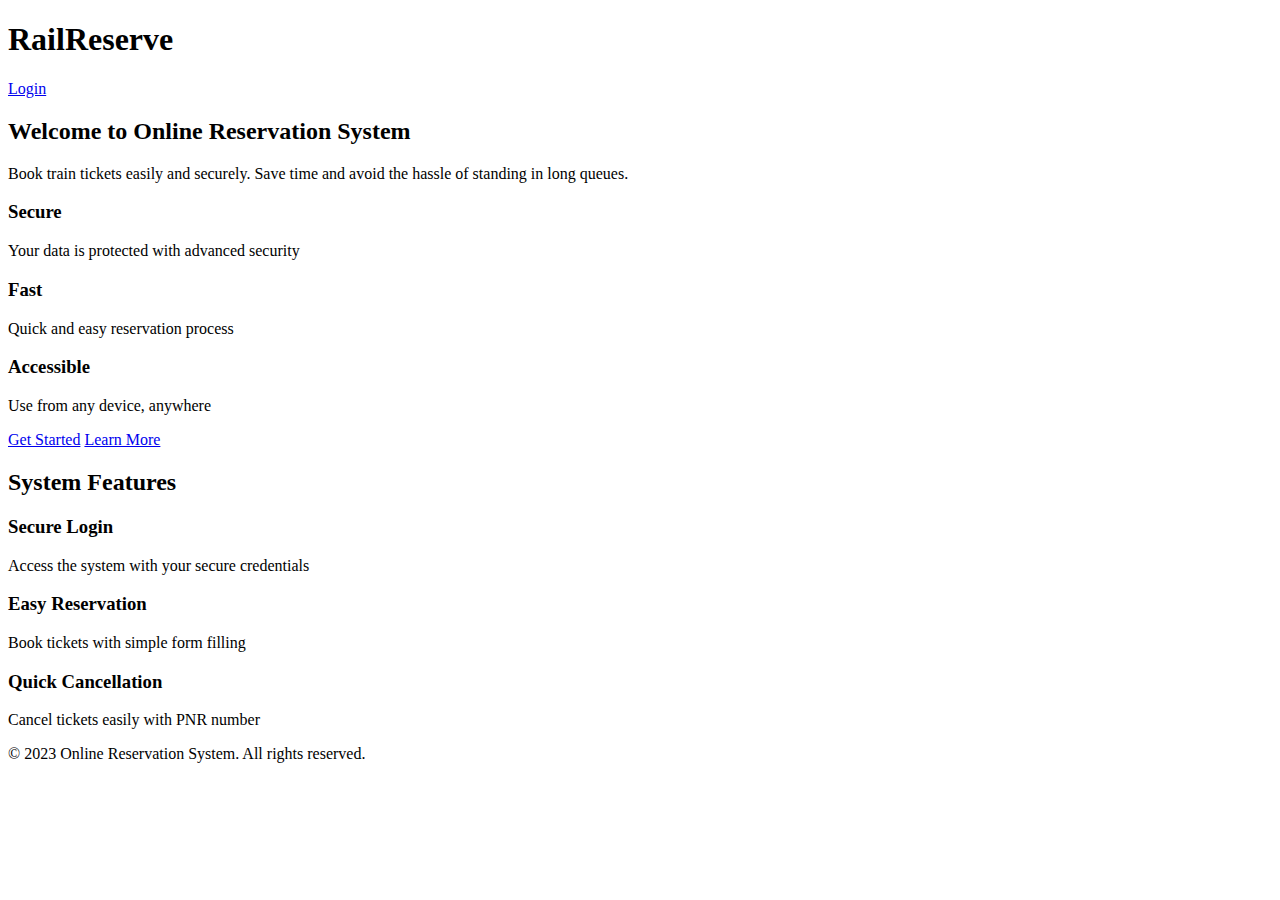
<file: user-booking/src/main/resources/templates/index.html>
<!DOCTYPE html>
<html lang="en" xmlns:th="http://www.thymeleaf.org">
<head>
    <meta charset="UTF-8">
    <meta name="viewport" content="width=device-width, initial-scale=1.0">
    <title>Online Reservation System</title>
    <link rel="stylesheet" th:href="@{/css/style.css}">
    <link rel="stylesheet" th:href="@{https://cdnjs.cloudflare.com/ajax/libs/font-awesome/6.4.0/css/all.min.css}">
</head>
<body>
<div class="container">
    <header>
        <div class="logo">
            <i class="fas fa-train"></i>
            <h1>RailReserve</h1>
        </div>
        <nav>
            <a href="login" class="btn btn-primary" th:if="*">Login</a>
        </nav>
    </header>

    <main class="hero">
        <div class="hero-content">
            <h2>Welcome to Online Reservation System</h2>
            <p>Book train tickets easily and securely. Save time and avoid the hassle of standing in long queues.</p>
            <div class="hero-features">
                <div class="feature">
                    <i class="fas fa-shield-alt"></i>
                    <h3>Secure</h3>
                    <p>Your data is protected with advanced security</p>
                </div>
                <div class="feature">
                    <i class="fas fa-bolt"></i>
                    <h3>Fast</h3>
                    <p>Quick and easy reservation process</p>
                </div>
                <div class="feature">
                    <i class="fas fa-mobile-alt"></i>
                    <h3>Accessible</h3>
                    <p>Use from any device, anywhere</p>
                </div>
            </div>
            <div class="cta-buttons">
                <a href="login" class="btn btn-large">Get Started</a>
                <a href="#features" class="btn btn-secondary">Learn More</a>
            </div>
        </div>
    </main>

    <section id="features" class="features-section">
        <h2>System Features</h2>
        <div class="features-grid">
           <a th:href="@{login}" style="text-decoration: none;color: inherit;" > <div class="feature-card">
               <i class="fas fa-sign-in-alt"></i>
               <h3>Secure Login</h3>
               <p>Access the system with your secure credentials</p>
           </div></a>
           <a th:href="@{reservation}" style="text-decoration: none;color: inherit;" > <div class="feature-card">
               <i class="fas fa-ticket-alt"></i>
               <h3>Easy Reservation</h3>
               <p>Book tickets with simple form filling</p>
           </div></a>
            <a th:href="@{cancellation}" style="text-decoration: none;color: inherit;" > <div  class="feature-card">
                <i class="fas fa-times-circle"></i>
                <h3>Quick Cancellation</h3>
                <p>Cancel tickets easily with PNR number</p>
            </div></a>
        </div>
    </section>

    <footer>
        <p>&copy; 2023 Online Reservation System. All rights reserved.</p>
    </footer>
</div>
</body>
</html>
</file>
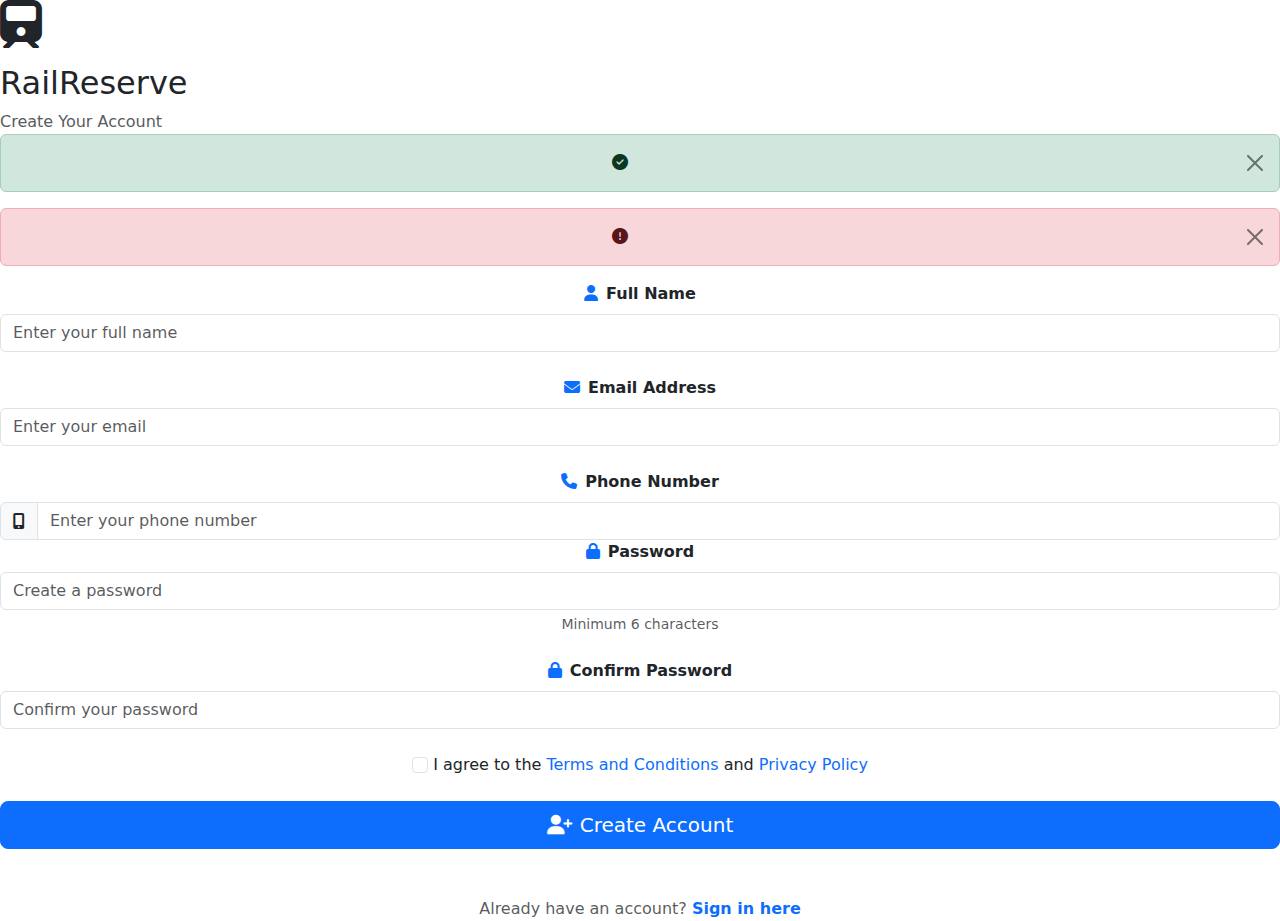
<file: user-booking/src/main/resources/templates/userregistration.html>
<!DOCTYPE html>
<html lang="en" xmlns:th="http://www.thymeleaf.org">
<head>
    <meta charset="UTF-8">
    <meta name="viewport" content="width=device-width, initial-scale=1.0">
    <title>Register - RailReserve</title>
    <link href="https://cdn.jsdelivr.net/npm/bootstrap@5.1.3/dist/css/bootstrap.min.css" rel="stylesheet">
    <link rel="stylesheet" href="https://cdnjs.cloudflare.com/ajax/libs/font-awesome/6.4.0/css/all.min.css">
    <link rel="stylesheet" th:href="@{/css/style.css}">
</head>
<body>
<div class="auth-container">
    <div class="auth-card">
        <div class="auth-header">
            <div style="position: relative; z-index: 1;">
                <i class="fas fa-train fa-3x mb-3"></i>
                <h1 class="h2">RailReserve</h1>
                <p class="mb-0 opacity-75">Create Your Account</p>
            </div>
        </div>

        <div class="auth-body text-center">
<!--             Success Message -->
            <div  th:if="${done} != null" class="alert alert-success alert-dismissible fade show" role="alert">
                <i class="fas fa-check-circle me-2"></i>
                <span th:text="${done}"></span>
                <button type="button" class="btn-close" data-bs-dismiss="alert"></button>
            </div>

            <!-- Error Message -->
            <div th:if="${issue} != null" class="alert alert-danger alert-dismissible fade show" role="alert">
                <i class="fas fa-exclamation-circle me-2"></i>
                <span th:text="${issue}"></span>
                <button type="button" class="btn-close" data-bs-dismiss="alert"></button>
            </div>

            <form  th:action="@{register}"  th:object="${userDetails}" method="post" id="registrationForm">
                <!-- Full Name -->
                <div class="mb-4">
                    <label for="fullName" class="form-label fw-semibold">
                        <i class="fas fa-user me-2 text-primary"></i>Full Name
                    </label>
                    <input type="text" th:field="*{fullName}" name="fullName" class="form-control" id="fullName"
                           placeholder="Enter your full name" required>
                    <div class="text-danger mt-1">
<!--                        <small th:errors="*{fullName}"></small>-->
                    </div>
                </div>


                <!-- Email -->
                <div class="mb-4">
                    <label for="email" class="form-label fw-semibold">
                        <i class="fas fa-envelope me-2 text-primary"></i>Email Address
                    </label>
                    <input type="email" th:field="*{email}" name="email" class="form-control" id="email"
                           placeholder="Enter your email" required>
<!--                    <div th:if="${#fields.hasErrors('email')}" class="text-danger mt-1">-->
<!--                        <small th:errors="*{email}"></small>-->
<!--                    </div>-->
                </div>

                <!-- Phone Number -->
                <div class="mb-4">
                    <label for="phoneNumber" class="form-label fw-semibold">
                        <i class="fas fa-phone me-2 text-primary"></i>Phone Number
                    </label>
                    <div class="input-group">
                        <span class="input-group-text"><i class="fas fa-mobile-alt"></i></span>
                        <input type="tel"name="phoneNumber" th:field="*{phoneNumber}" class="form-control with-icon" id="phoneNumber"
                               placeholder="Enter your phone number" required>
<!--                    </div>-->
<!--                    <div th:if="${#fields.hasErrors('phoneNumber')}" class="text-danger mt-1">-->
<!--                        <small th:errors="*{phoneNumber}"></small>-->
<!--                    </div>-->
                </div>

                <!-- Password -->
                <div class="mb-4">
                    <label for="password" class="form-label fw-semibold">
                        <i class="fas fa-lock me-2 text-primary"></i>Password
                    </label>
                    <input type="password" name="password" th:field="*{password}" class="form-control" id="password"
                           placeholder="Create a password" required>
                    <div class="password-strength" id="passwordStrength"></div>
                    <div class="form-text">Minimum 6 characters</div>
<!--                    <div th:if="${#fields.hasErrors('password')}" class="text-danger mt-1">-->
<!--                        <small th:errors="*{password}"></small>-->
<!--                    </div>-->
                </div>

                <!-- Confirm Password -->
                <div class="mb-4">
                    <label for="confirmPassword" class="form-label fw-semibold">
                        <i class="fas fa-lock me-2 text-primary"></i>Confirm Password
                    </label>
                    <input type="password" name="confirmPassword" th:field="*{confirmPassword}" class="form-control" id="confirmPassword"
                           placeholder="Confirm your password" required>
                    <div class="form-text" id="passwordMatchText"></div>
<!--                    <div th:if="${#fields.hasErrors('confirmPassword')}" class="text-danger mt-1">-->
<!--                        <small th:errors="*{confirmPassword}"></small>-->
<!--                    </div>-->
                </div>

                <!-- Terms and Conditions -->
                <div class="mb-4">
                    <div class="terms-check">
                        <input type="checkbox" name="agreeToTerms"   value="true" class="form-check-input" id="agreeToTerms" >
                        <label class="form-check-label" for="agreeToTerms">
                            I agree to the <a href="#" class="text-decoration-none">Terms and Conditions</a>
                            and <a href="#" class="text-decoration-none">Privacy Policy</a>

                        </label>
                    </div>
<!--                    <div th:if="${#fields.hasErrors('agreeToTerms')}" class="text-danger mt-1">-->
<!--                        <small th:errors="*{agreeToTerms}"></small>-->
<!--                    </div>-->
                </div>

                <!-- Submit Button -->
                <button type="submit" class="btn btn-primary w-100 btn-lg mb-4">
                    <i class="fas fa-user-plus me-2"></i>Create Account
                </button>
                </div>
            </form>

            <div class="login-link">
                <p class="mb-0 text-muted">
                    Already have an account?
                    <a th:href="@{/login}" class="text-decoration-none fw-semibold text-primary">Sign in here</a>
                </p>
            </div>
        </div>
    </div>
</div>

<script src="https://cdn.jsdelivr.net/npm/bootstrap@5.1.3/dist/js/bootstrap.bundle.min.js"></script>
<script th:src="@{/js/userregistration.js}"></script>
</body>
</html>
</file>
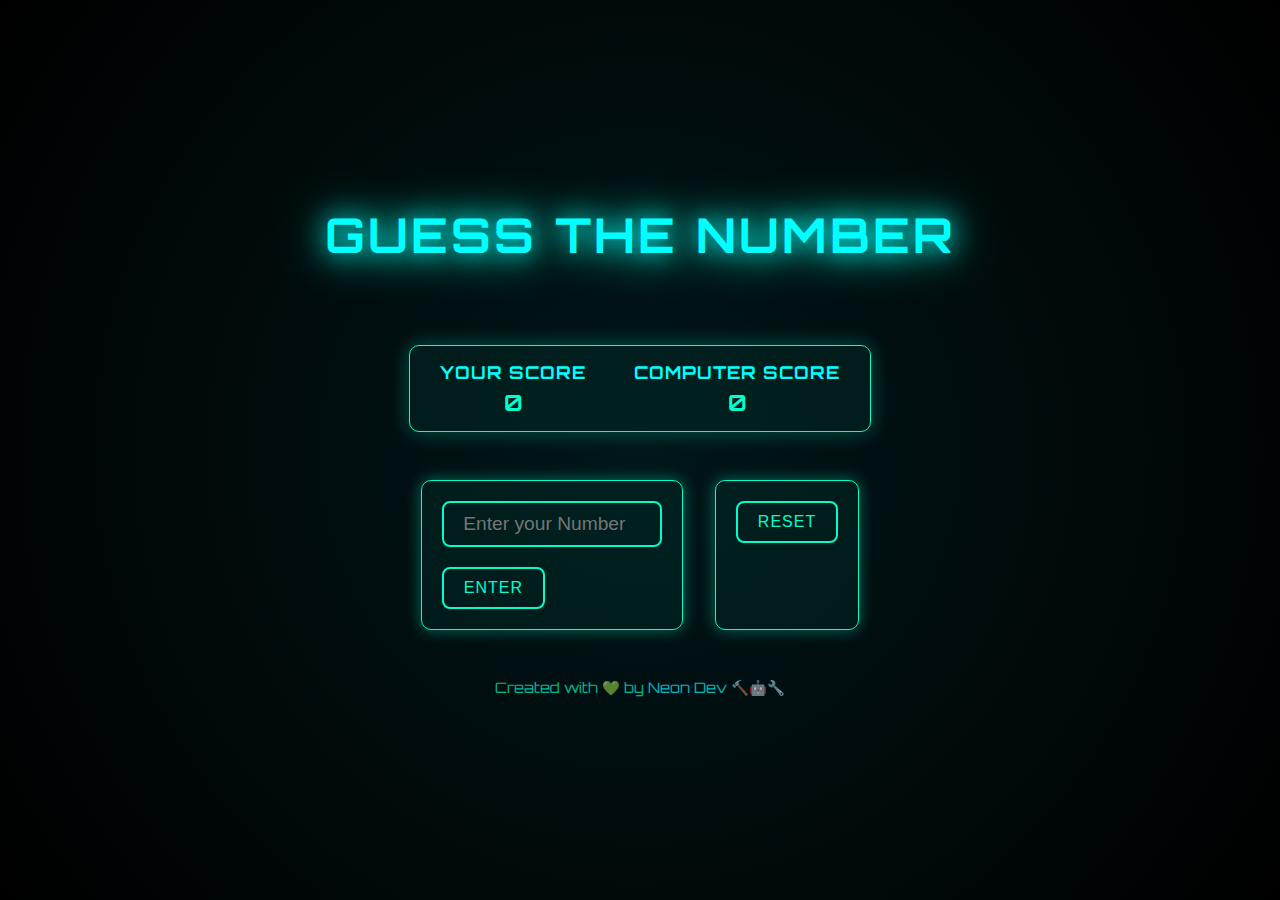
<file: gessingnumber/gessingnumber/src/main/resources/templates/home.html>
<!DOCTYPE html>
<html lang="en" xmlns:th="http://thymeleaf.org">
<head>
    <meta charset="UTF-8">
    <meta name="viewport" content="width=device-width, initial-scale=1.0">
    <title>Guess The Number - Neon Portal</title>

    <!-- Google Font -->
    <link href="https://fonts.googleapis.com/css2?family=Orbitron:wght@500;700&display=swap" rel="stylesheet">

    <style>
        * {
            margin: 0;
            padding: 0;
            box-sizing: border-box;
        }

        body {
            background-color: #000;
            font-family: 'Orbitron', sans-serif;
            color: #00ffcc;
            min-height: 100vh;
            display: flex;
            flex-direction: column;
            align-items: center;
            justify-content: center;
            overflow-x: hidden;
            animation: fadeIn 2s ease-in-out;
        }

        .headline {
            font-size: 3rem;
            color: #00ffff;
            text-shadow: 0 0 25px #00ffff, 0 0 50px #00ffcc;
            animation: glowPulse 3s infinite alternate;
            margin-bottom: 2rem;
            letter-spacing: 3px;
            text-transform: uppercase;
        }

        .message-block {
            text-align: center;
            margin-bottom: 1rem;
        }

        h2, h3 {
            text-shadow: 0 0 15px #00ffcc, 0 0 30px #00ffcc;
            animation: glowPulse 3s infinite alternate;
        }

        h2 {
            font-size: 1.8rem;
            margin-bottom: 0.5rem;
        }

        h3 {
            font-size: 1.2rem;
            margin-bottom: 0.3rem;
        }

        .scoreboard {
            display: flex;
            justify-content: center;
            gap: 3rem;
            margin: 1.5rem 0;
            background: rgba(0, 255, 204, 0.05);
            border: 1px solid #00ffcc;
            border-radius: 10px;
            padding: 15px 30px;
            box-shadow: 0 0 20px rgba(0, 255, 204, 0.3);
            animation: fadeInUp 1.5s ease;
        }

        .scoreboard div {
            text-align: center;
        }

        .scoreboard h4 {
            font-size: 1.1rem;
            margin-bottom: 5px;
            text-transform: uppercase;
            letter-spacing: 1px;
            color: #00ffff;
        }

        .scoreboard p {
            font-size: 1.4rem;
            font-weight: bold;
            color: #00ffcc;
        }

        .container {
            margin-top: 1.5rem;
            display: flex;
            gap: 2rem;
            justify-content: center;
            flex-wrap: wrap;
        }

        form {
            background: rgba(0, 255, 204, 0.05);
            border: 1px solid #00ffcc;
            border-radius: 10px;
            padding: 20px;
            box-shadow: 0 0 15px rgba(0, 255, 204, 0.4);
            transition: all 0.3s ease;
        }

        form:hover {
            transform: translateY(-5px);
            box-shadow: 0 0 25px rgba(0, 255, 204, 0.7);
        }

        input[type="number"] {
            background: transparent;
            border: 2px solid #00ffcc;
            color: #00ffcc;
            padding: 10px;
            border-radius: 8px;
            outline: none;
            font-size: 1.2rem;
            width: 220px;
            text-align: center;
            transition: 0.3s;
        }

        input[type="number"]:focus {
            box-shadow: 0 0 15px #00ffcc;
            background: rgba(0, 255, 204, 0.05);
        }

        button {
            background: none;
            border: 2px solid #00ffcc;
            color: #00ffcc;
            padding: 10px 20px;
            border-radius: 8px;
            cursor: pointer;
            font-size: 1rem;
            text-transform: uppercase;
            letter-spacing: 1px;
            transition: 0.3s;
            position: relative;
            overflow: hidden;
        }

        button::before {
            content: '';
            position: absolute;
            top: 0;
            left: -100%;
            width: 100%;
            height: 100%;
            background: linear-gradient(120deg, transparent, rgba(0, 255, 204, 0.3), transparent);
            transition: 0.5s;
        }

        button:hover::before {
            left: 100%;
        }

        button:hover {
            color: #000;
            background-color: #00ffcc;
            box-shadow: 0 0 20px #00ffcc, 0 0 40px #00ffcc;
        }

        @keyframes glowPulse {
            0% { text-shadow: 0 0 10px #00ffcc, 0 0 20px #00ffcc; }
            100% { text-shadow: 0 0 25px #00ffff, 0 0 50px #00ffff; }
        }

        @keyframes fadeIn {
            from { opacity: 0; transform: translateY(20px); }
            to { opacity: 1; transform: translateY(0); }
        }

        @keyframes fadeInUp {
            from { opacity: 0; transform: translateY(40px); }
            to { opacity: 1; transform: translateY(0); }
        }

        footer {
            margin-top: 3rem;
            font-size: 0.9rem;
            opacity: 0.7;
            text-align: center;
        }

        footer span {
            color: #00ffff;
        }
    </style>
</head>

<body>

<!-- Headline -->
<h1 class="headline">Guess The Number</h1>

<!-- Message Block -->
<div class="message-block">
    <h2 th:text="'This is th:text of the Thymeleaf'"></h2>
    <h3 th:text="${message}"></h3>
    <h3 th:text="'Score: ' + (${Score} != null ? ${Score} : 0)"></h3>
</div>

<!-- Scoreboard -->
<div class="scoreboard">
    <div>
        <h4>Your Score</h4>
        <p th:text="${userScore != null ? userScore : 0}">0</p>
    </div>
    <div>
        <h4>Computer Score</h4>
        <p th:text="${computerScore != null ? computerScore : 0}">0</p>
    </div>
</div>

<!-- Forms -->
<div class="container">
    <form th:action="@{/do}" method="post">
        <div>
            <input type="number" placeholder="Enter your Number" name="numbers" required />
        </div>
        <br>
        <div>
            <button type="submit">Enter</button>
        </div>
    </form>

    <form th:action="@{/reset}" method="post">
        <button type="submit">Reset</button>
    </form>
</div>

<!-- Footer -->
<footer>
    <p>Created with 💚 by <span>Neon Dev</span> 🔨🤖🔧</p>
</footer>

<!-- Background Animation Script -->
<script>
    let hue = 180;
    setInterval(() => {
        hue += 1;
        document.body.style.background = `radial-gradient(circle at center, hsl(${hue}, 100%, 5%), #000)`;
    }, 100);
</script>

</body>
</html>
</file>
